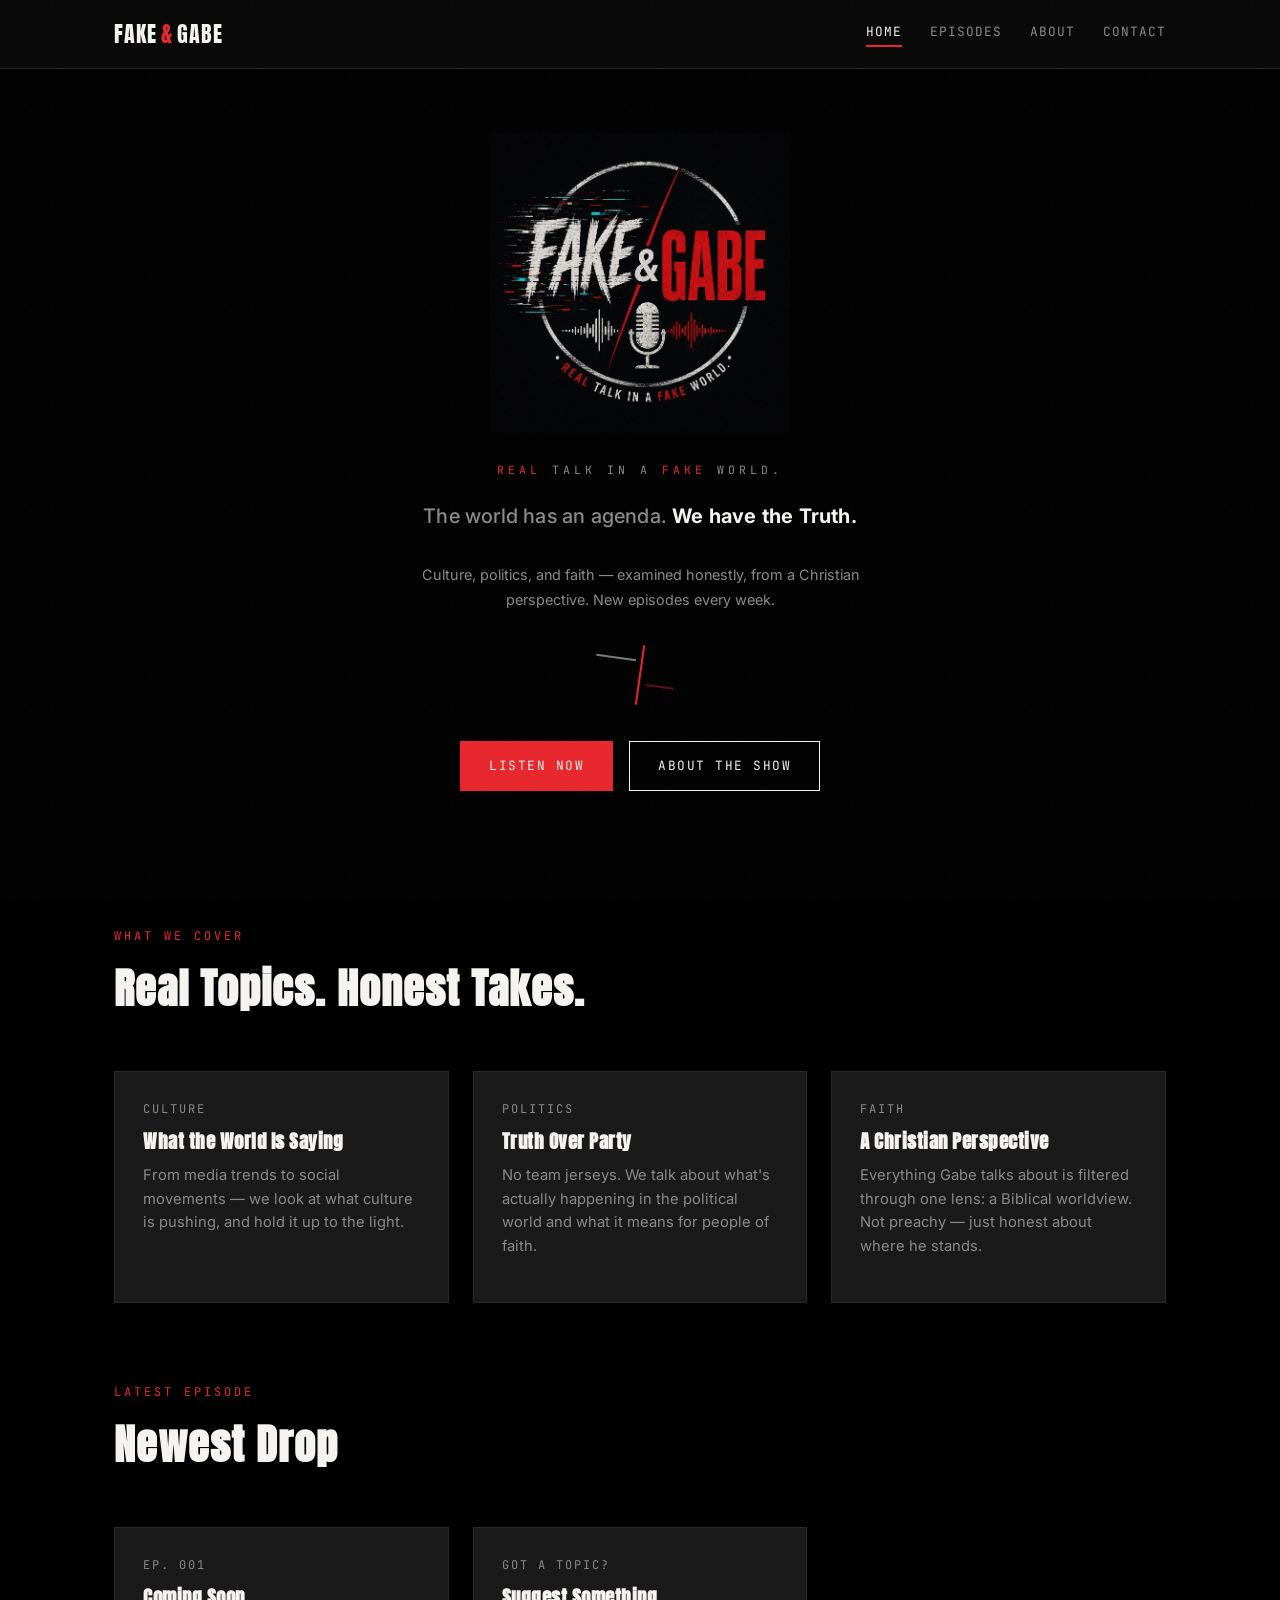
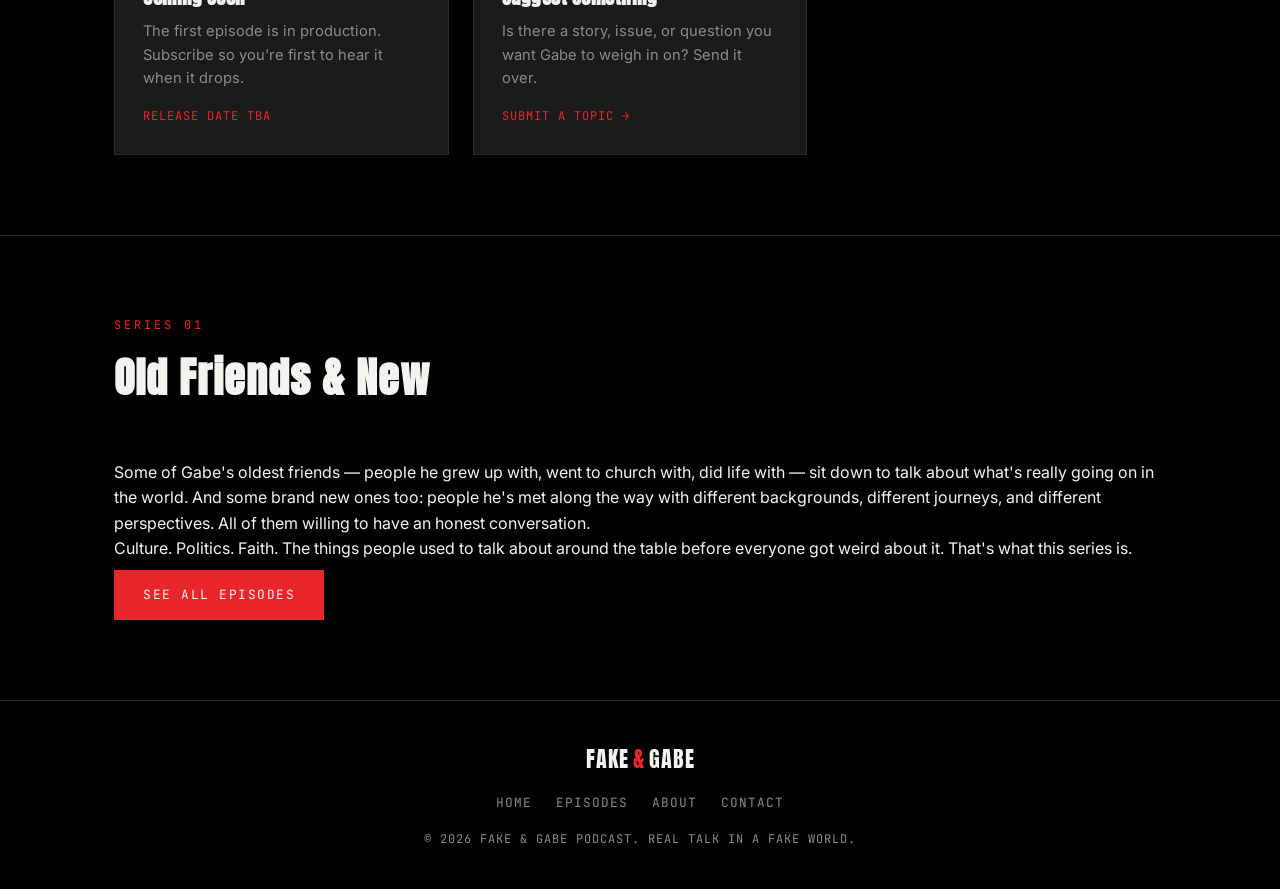
<file: index.html>
<!DOCTYPE html>
<html lang="en">
<head>
<meta charset="UTF-8">
<meta name="viewport" content="width=device-width, initial-scale=1.0">
<title>Fake & Gabe — Real Talk in a Fake World</title>
<link rel="stylesheet" href="styles.css">
</head>
<body>
<div class="static-overlay"></div>

<nav class="nav">
  <div class="nav-inner">
    <div class="nav-logo"><span>FAKE</span><span class="amp">&</span><span>GABE</span></div>
    <div class="nav-links">
      <a href="index.html" class="active">Home</a>
      <a href="episodes.html">Episodes</a>
      <a href="about.html">About</a>
      <a href="contact.html">Contact</a>
    </div>
  </div>
</nav>

<section class="hero">
  <div class="wrap">
    <img src="logo.png" alt="Fake & Gabe logo" class="hero-logo">
    <div class="hero-tag"><span class="fake">Real</span> talk in a <span class="fake">fake</span> world.</div>
    <h1>The world has an agenda. <strong>We have the Truth.</strong></h1>
    <p class="sub">Culture, politics, and faith — examined honestly, from a Christian perspective. New episodes every week.</p>
    <div class="glitch-line"></div>
    <div class="btn-row">
      <a href="episodes.html" class="btn primary">Listen Now</a>
      <a href="about.html" class="btn">About the Show</a>
    </div>
  </div>
</section>

<section>
  <div class="wrap">
    <div class="section-head">
      <div class="eyebrow">What We Cover</div>
      <h2>Real Topics. Honest Takes.</h2>
    </div>
    <div class="grid">
      <div class="card">
        <div class="ep-num">CULTURE</div>
        <h3>What the World Is Saying</h3>
        <p>From media trends to social movements — we look at what culture is pushing, and hold it up to the light.</p>
      </div>
      <div class="card">
        <div class="ep-num">POLITICS</div>
        <h3>Truth Over Party</h3>
        <p>No team jerseys. We talk about what's actually happening in the political world and what it means for people of faith.</p>
      </div>
      <div class="card">
        <div class="ep-num">FAITH</div>
        <h3>A Christian Perspective</h3>
        <p>Everything Gabe talks about is filtered through one lens: a Biblical worldview. Not preachy — just honest about where he stands.</p>
      </div>
    </div>
  </div>
</section>

<section style="padding-top:0;">
  <div class="wrap">
    <div class="section-head">
      <div class="eyebrow">Latest Episode</div>
      <h2>Newest Drop</h2>
    </div>
    <div class="grid">
      <div class="card">
        <div class="ep-num">EP. 001</div>
        <h3>Coming Soon</h3>
        <p>The first episode is in production. Subscribe so you're first to hear it when it drops.</p>
        <div class="meta">RELEASE DATE TBA</div>
      </div>
      <div class="card">
        <div class="ep-num">GOT A TOPIC?</div>
        <h3>Suggest Something</h3>
        <p>Is there a story, issue, or question you want Gabe to weigh in on? Send it over.</p>
        <div class="meta"><a href="contact.html" style="color: var(--red);">SUBMIT A TOPIC →</a></div>
      </div>
    </div>
  </div>
</section>

<section style="border-top: 1px solid var(--border);">
  <div class="wrap">
    <div class="section-head">
      <div class="eyebrow">Series 01</div>
      <h2>Old Friends & New</h2>
    </div>
    <div class="series-block">
      <p class="series-desc">Some of Gabe's oldest friends — people he grew up with, went to church with, did life with — sit down to talk about what's really going on in the world. And some brand new ones too: people he's met along the way with different backgrounds, different journeys, and different perspectives. All of them willing to have an honest conversation.</p>
      <p class="series-desc">Culture. Politics. Faith. The things people used to talk about around the table before everyone got weird about it. That's what this series is.</p>
      <a href="episodes.html" class="btn primary" style="margin-top:8px;">See All Episodes</a>
    </div>
  </div>
</section>

<footer>
  <div class="wrap">
    <div class="nav-logo"><span>FAKE</span><span class="amp">&</span><span>GABE</span></div>
    <div class="foot-links">
      <a href="index.html">Home</a>
      <a href="episodes.html">Episodes</a>
      <a href="about.html">About</a>
      <a href="contact.html">Contact</a>
    </div>
    <p>&copy; 2026 FAKE & GABE PODCAST. REAL TALK IN A FAKE WORLD.</p>
  </div>
</footer>

</body>
</html>
</file>
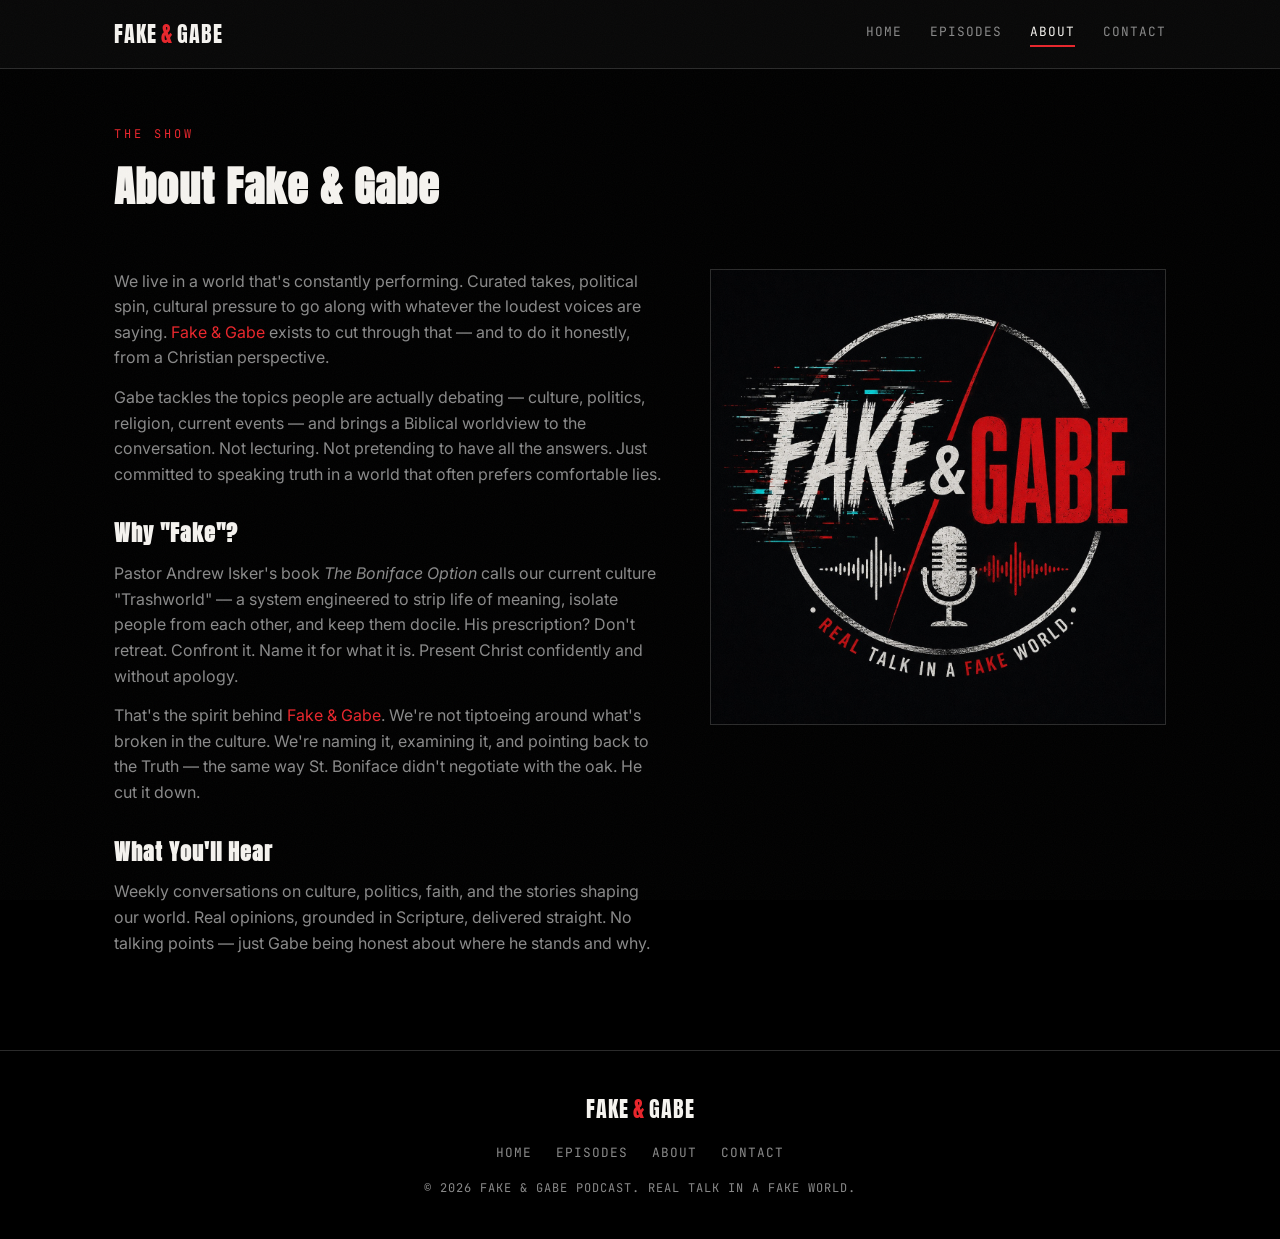
<file: about.html>
<!DOCTYPE html>
<html lang="en">
<head>
<meta charset="UTF-8">
<meta name="viewport" content="width=device-width, initial-scale=1.0">
<title>About — Fake & Gabe</title>
<link rel="stylesheet" href="styles.css">
</head>
<body>
<div class="static-overlay"></div>

<nav class="nav">
  <div class="nav-inner">
    <div class="nav-logo"><span>FAKE</span><span class="amp">&</span><span>GABE</span></div>
    <div class="nav-links">
      <a href="index.html">Home</a>
      <a href="episodes.html">Episodes</a>
      <a href="about.html" class="active">About</a>
      <a href="contact.html">Contact</a>
    </div>
  </div>
</nav>

<section style="padding-top:56px;">
  <div class="wrap">
    <div class="section-head">
      <div class="eyebrow">The Show</div>
      <h2>About Fake & Gabe</h2>
    </div>
    <div class="about-grid">
      <div>
        <p>We live in a world that's constantly performing. Curated takes, political spin, cultural pressure to go along with whatever the loudest voices are saying. <span class="fake-word">Fake & Gabe</span> exists to cut through that — and to do it honestly, from a Christian perspective.</p>

        <p>Gabe tackles the topics people are actually debating — culture, politics, religion, current events — and brings a Biblical worldview to the conversation. Not lecturing. Not pretending to have all the answers. Just committed to speaking truth in a world that often prefers comfortable lies.</p>

        <h3>Why "Fake"?</h3>
        <p>Pastor Andrew Isker's book <em>The Boniface Option</em> calls our current culture "Trashworld" — a system engineered to strip life of meaning, isolate people from each other, and keep them docile. His prescription? Don't retreat. Confront it. Name it for what it is. Present Christ confidently and without apology.</p>
        <p>That's the spirit behind <span class="fake-word">Fake & Gabe</span>. We're not tiptoeing around what's broken in the culture. We're naming it, examining it, and pointing back to the Truth — the same way St. Boniface didn't negotiate with the oak. He cut it down.</p>

        <h3>What You'll Hear</h3>
        <p>Weekly conversations on culture, politics, faith, and the stories shaping our world. Real opinions, grounded in Scripture, delivered straight. No talking points — just Gabe being honest about where he stands and why.</p>
      </div>
      <div>
        <img src="logo.png" alt="Fake & Gabe logo">
      </div>
    </div>
  </div>
</section>

<footer>
  <div class="wrap">
    <div class="nav-logo"><span>FAKE</span><span class="amp">&</span><span>GABE</span></div>
    <div class="foot-links">
      <a href="index.html">Home</a>
      <a href="episodes.html">Episodes</a>
      <a href="about.html">About</a>
      <a href="contact.html">Contact</a>
    </div>
    <p>&copy; 2026 FAKE & GABE PODCAST. REAL TALK IN A FAKE WORLD.</p>
  </div>
</footer>

</body>
</html>
</file>
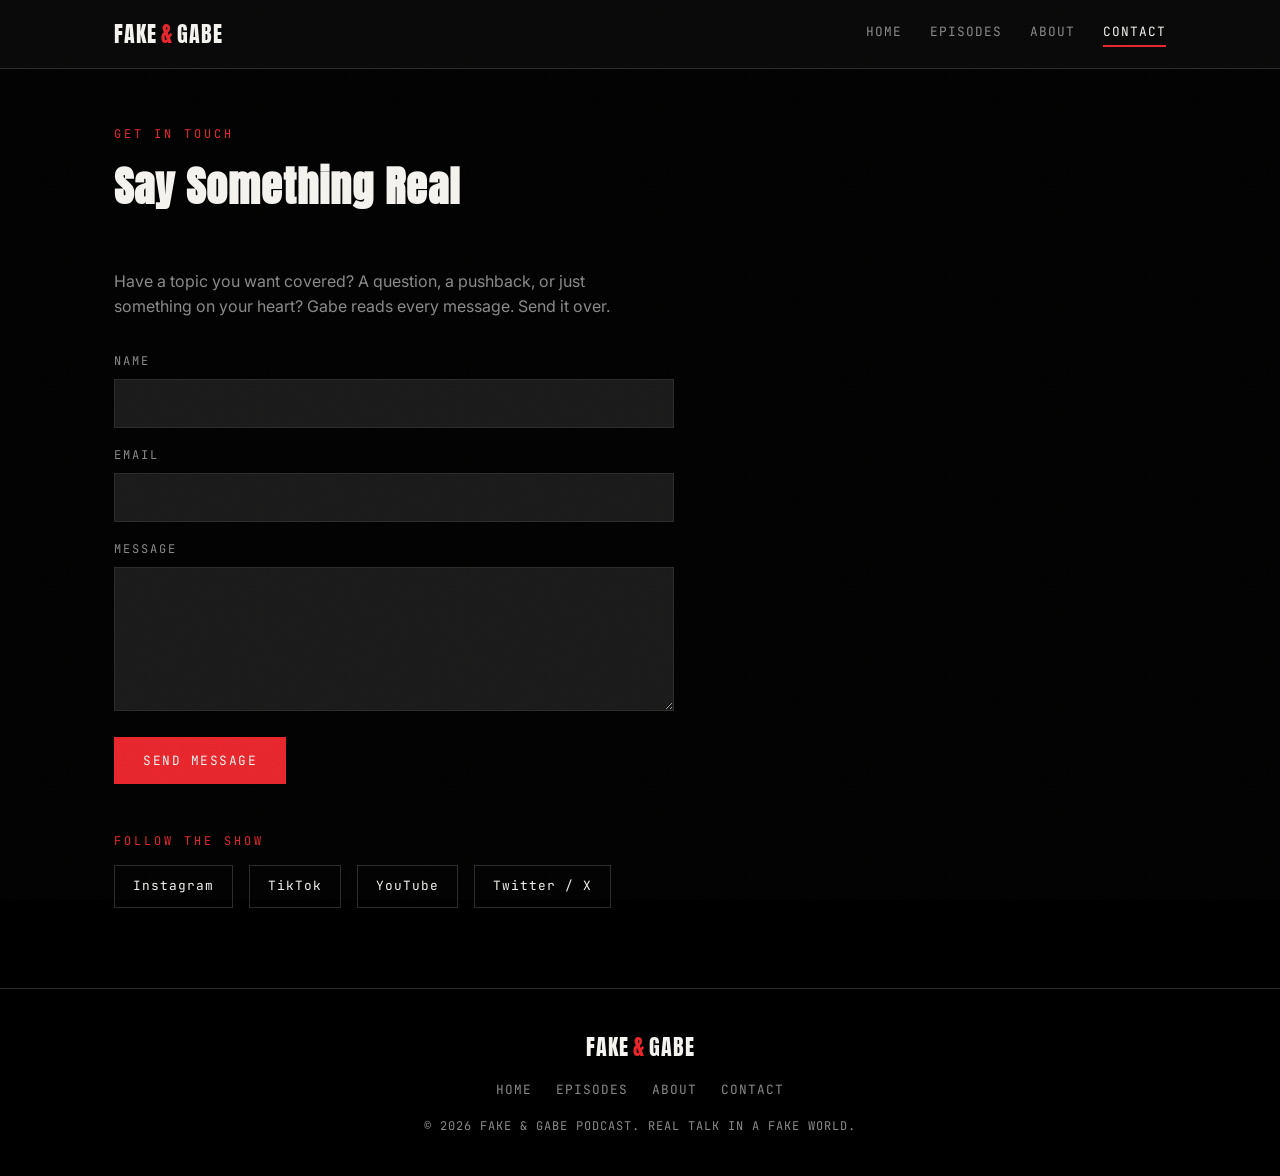
<file: contact.html>
<!DOCTYPE html>
<html lang="en">
<head>
<meta charset="UTF-8">
<meta name="viewport" content="width=device-width, initial-scale=1.0">
<title>Contact — Fake & Gabe</title>
<link rel="stylesheet" href="styles.css">
</head>
<body>
<div class="static-overlay"></div>

<nav class="nav">
  <div class="nav-inner">
    <div class="nav-logo"><span>FAKE</span><span class="amp">&</span><span>GABE</span></div>
    <div class="nav-links">
      <a href="index.html">Home</a>
      <a href="episodes.html">Episodes</a>
      <a href="about.html">About</a>
      <a href="contact.html" class="active">Contact</a>
    </div>
  </div>
</nav>

<section style="padding-top:56px;">
  <div class="wrap">
    <div class="section-head">
      <div class="eyebrow">Get In Touch</div>
      <h2>Say Something Real</h2>
    </div>
    <p style="color:var(--gray); margin-bottom:32px; max-width:520px;">Have a topic you want covered? A question, a pushback, or just something on your heart? Gabe reads every message. Send it over.</p>

    <form class="contact-form" action="#" method="POST">
      <div>
        <label for="name">Name</label>
        <input type="text" id="name" name="name" required>
      </div>
      <div>
        <label for="email">Email</label>
        <input type="email" id="email" name="email" required>
      </div>
      <div>
        <label for="message">Message</label>
        <textarea id="message" name="message" rows="6" required></textarea>
      </div>
      <button type="submit" class="btn primary" style="justify-self:start;">Send Message</button>
    </form>

    <div style="margin-top:48px;">
      <div class="eyebrow" style="margin-bottom:14px;">Follow the Show</div>
      <div class="social-row">
        <a href="#">Instagram</a>
        <a href="#">TikTok</a>
        <a href="#">YouTube</a>
        <a href="#">Twitter / X</a>
      </div>
    </div>
  </div>
</section>

<footer>
  <div class="wrap">
    <div class="nav-logo"><span>FAKE</span><span class="amp">&</span><span>GABE</span></div>
    <div class="foot-links">
      <a href="index.html">Home</a>
      <a href="episodes.html">Episodes</a>
      <a href="about.html">About</a>
      <a href="contact.html">Contact</a>
    </div>
    <p>&copy; 2026 FAKE & GABE PODCAST. REAL TALK IN A FAKE WORLD.</p>
  </div>
</footer>

</body>
</html>
</file>
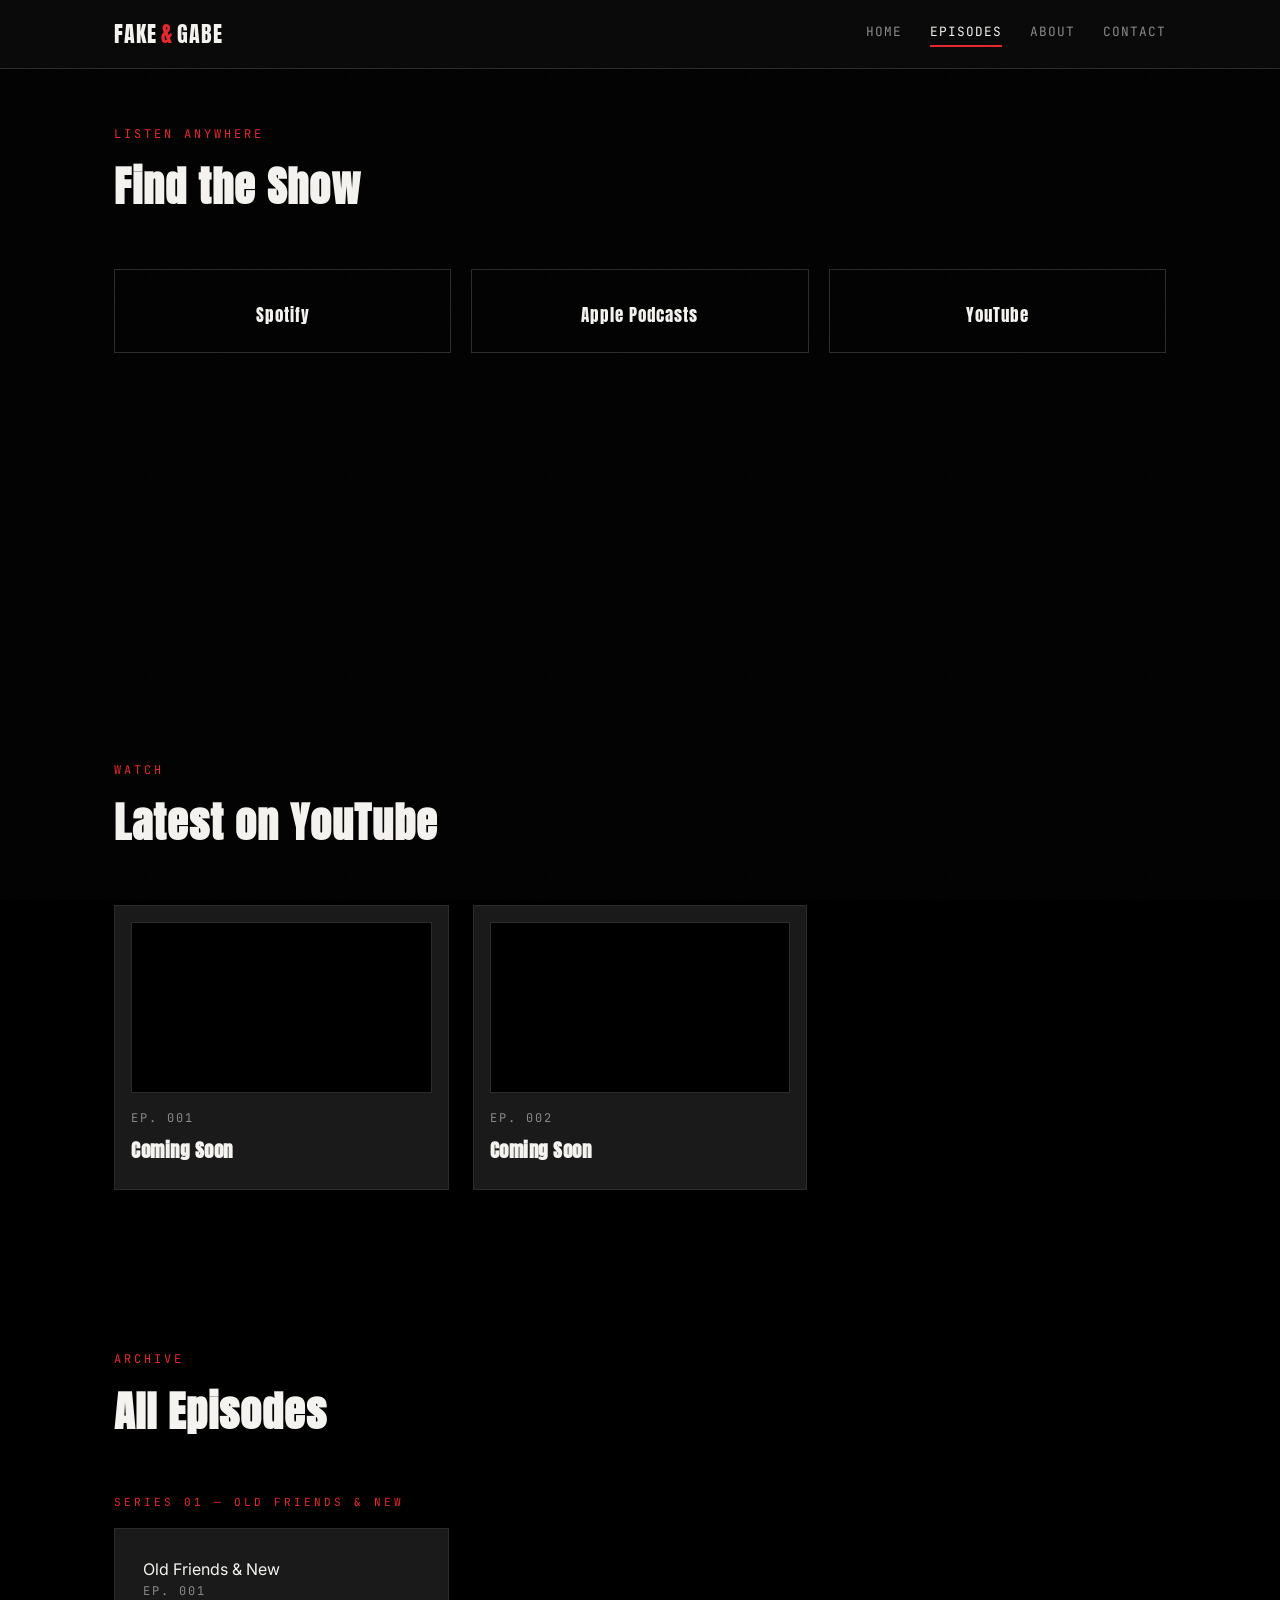
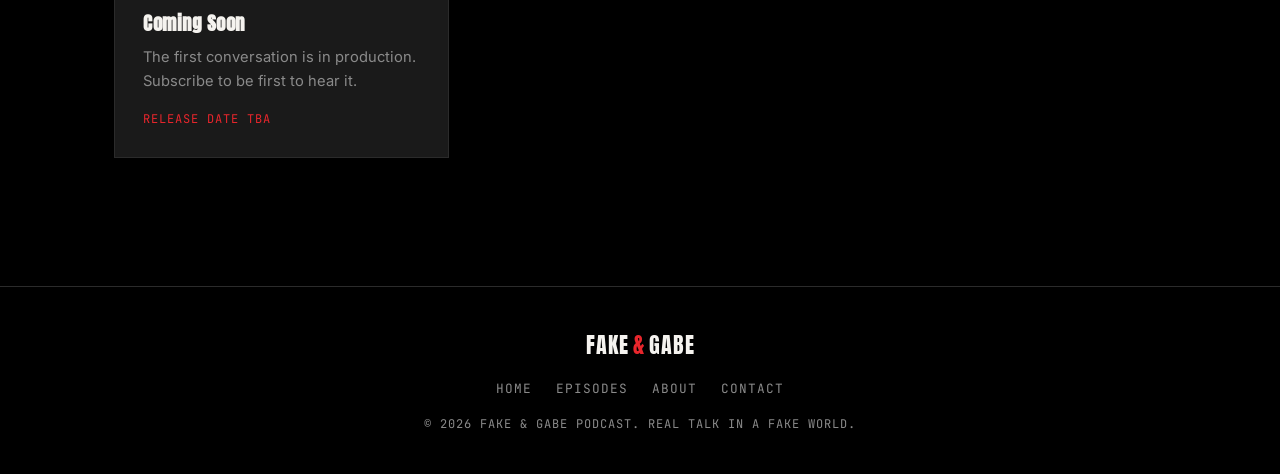
<file: episodes.html>
<!DOCTYPE html>
<html lang="en">
<head>
<meta charset="UTF-8">
<meta name="viewport" content="width=device-width, initial-scale=1.0">
<title>Episodes — Fake & Gabe</title>
<link rel="stylesheet" href="styles.css">
</head>
<body>
<div class="static-overlay"></div>

<nav class="nav">
  <div class="nav-inner">
    <div class="nav-logo"><span>FAKE</span><span class="amp">&</span><span>GABE</span></div>
    <div class="nav-links">
      <a href="index.html">Home</a>
      <a href="episodes.html" class="active">Episodes</a>
      <a href="about.html">About</a>
      <a href="contact.html">Contact</a>
    </div>
  </div>
</nav>

<section style="padding-top:56px;">
  <div class="wrap">
    <div class="section-head">
      <div class="eyebrow">Listen Anywhere</div>
      <h2>Find the Show</h2>
    </div>
    <div class="platform-grid">
      <a href="#" class="platform-card">
        <div class="pname">Spotify</div>
      </a>
      <a href="#" class="platform-card">
        <div class="pname">Apple Podcasts</div>
      </a>
      <a href="#" class="platform-card">
        <div class="pname">YouTube</div>
      </a>
    </div>

    <!-- Spotify show embed: replace SHOW_ID with your actual Spotify show ID once published -->
    <div class="embed-block">
      <iframe style="border-radius:0" src="https://open.spotify.com/embed/show/SHOW_ID?utm_source=generator&theme=0"
        height="232" frameborder="0" allowfullscreen="" allow="autoplay; clipboard-write; encrypted-media; fullscreen; picture-in-picture" loading="lazy"></iframe>
    </div>
  </div>
</section>

<section style="padding-top:0;">
  <div class="wrap">
    <div class="section-head">
      <div class="eyebrow">Watch</div>
      <h2>Latest on YouTube</h2>
    </div>
    <div class="grid">
      <div class="card" style="padding:16px;">
        <div class="video-frame">
          <!-- Replace VIDEO_ID with your YouTube video ID -->
          <iframe src="https://www.youtube.com/embed/VIDEO_ID" title="Fake & Gabe Episode" allowfullscreen></iframe>
        </div>
        <div class="ep-num">EP. 001</div>
        <h3>Coming Soon</h3>
      </div>
      <div class="card" style="padding:16px;">
        <div class="video-frame">
          <iframe src="https://www.youtube.com/embed/VIDEO_ID" title="Fake & Gabe Episode" allowfullscreen></iframe>
        </div>
        <div class="ep-num">EP. 002</div>
        <h3>Coming Soon</h3>
      </div>
    </div>
  </div>
</section>

<section>
  <div class="wrap">
    <div class="section-head">
      <div class="eyebrow">Archive</div>
      <h2>All Episodes</h2>
    </div>
    <div style="margin-bottom:48px;">
      <div class="eyebrow" style="margin-bottom:16px; font-size:0.7rem; letter-spacing:3px;">Series 01 — Old Friends & New</div>
      <div class="grid">
        <div class="card">
          <div class="series-tag">Old Friends & New</div>
          <div class="ep-num">EP. 001</div>
          <h3>Coming Soon</h3>
          <p>The first conversation is in production. Subscribe to be first to hear it.</p>
          <div class="meta">RELEASE DATE TBA</div>
        </div>
      </div>
    </div>
  </div>
</section>

<footer>
  <div class="wrap">
    <div class="nav-logo"><span>FAKE</span><span class="amp">&</span><span>GABE</span></div>
    <div class="foot-links">
      <a href="index.html">Home</a>
      <a href="episodes.html">Episodes</a>
      <a href="about.html">About</a>
      <a href="contact.html">Contact</a>
    </div>
    <p>&copy; 2026 FAKE & GABE PODCAST. REAL TALK IN A FAKE WORLD.</p>
  </div>
</footer>

</body>
</html>
</file>
<file: styles.css>
@import url('https://fonts.googleapis.com/css2?family=Anton&family=Inter:wght@400;500;600;700&family=JetBrains+Mono:wght@500&display=swap');

:root {
  --black: #000000;
  --white: #f5f3ef;
  --red: #e8262c;
  --gray: #8a8a8a;
  --dark-gray: #1a1a1a;
  --border: #2b2b2b;
}

* { margin: 0; padding: 0; box-sizing: border-box; }

html { scroll-behavior: smooth; }

body {
  background: var(--black);
  color: var(--white);
  font-family: 'Inter', sans-serif;
  line-height: 1.6;
  overflow-x: hidden;
}

a { color: inherit; text-decoration: none; }

.wrap {
  max-width: 1100px;
  margin: 0 auto;
  padding: 0 24px;
}

/* ---- Nav ---- */
.nav {
  position: sticky;
  top: 0;
  z-index: 100;
  background: rgba(10,10,10,0.85);
  backdrop-filter: blur(8px);
  border-bottom: 1px solid var(--border);
}
.nav-inner {
  max-width: 1100px;
  margin: 0 auto;
  padding: 16px 24px;
  display: flex;
  justify-content: space-between;
  align-items: center;
}
.nav-logo {
  font-family: 'Anton', sans-serif;
  font-size: 1.4rem;
  letter-spacing: 1px;
  display: flex;
  align-items: center;
  gap: 4px;
}
.nav-logo .amp { color: var(--red); }
.nav-links {
  display: flex;
  gap: 28px;
  font-family: 'JetBrains Mono', monospace;
  font-size: 0.8rem;
  letter-spacing: 1px;
  text-transform: uppercase;
}
.nav-links a {
  color: var(--gray);
  transition: color 0.2s;
  position: relative;
  padding-bottom: 4px;
}
.nav-links a:hover, .nav-links a.active { color: var(--white); }
.nav-links a.active::after {
  content: '';
  position: absolute;
  bottom: -1px; left: 0; right: 0;
  height: 2px;
  background: var(--red);
}
.nav-toggle { display: none; }

/* ---- Hero ---- */
.hero {
  position: relative;
  padding: 64px 24px 56px;
  text-align: center;
  overflow: hidden;
}
.hero-logo {
  max-width: 300px;
  width: 100%;
  margin: 0 auto 28px;
  display: block;
}
.hero-tag {
  font-family: 'JetBrains Mono', monospace;
  font-size: 0.72rem;
  letter-spacing: 4px;
  text-transform: uppercase;
  color: var(--gray);
  margin-bottom: 20px;
}
.hero-tag .fake { color: var(--red); }
.hero h1 {
  font-family: 'Inter', sans-serif;
  font-weight: 500;
  font-size: clamp(1rem, 2.2vw, 1.25rem);
  letter-spacing: 0.2px;
  line-height: 1.75;
  margin: 0 auto 28px;
  max-width: 520px;
  color: var(--gray);
}
.hero h1 strong {
  color: var(--white);
  font-weight: 700;
}
.hero p.sub {
  color: var(--gray);
  max-width: 460px;
  margin: 0 auto 32px;
  font-size: 0.9rem;
  line-height: 1.75;
}

/* glitch divider */
.glitch-line {
  position: relative;
  width: 2px;
  height: 60px;
  background: var(--red);
  margin: 0 auto 36px;
  transform: rotate(8deg);
}
.glitch-line::before, .glitch-line::after {
  content: '';
  position: absolute;
  background: var(--white);
  opacity: 0.5;
}
.glitch-line::before {
  width: 40px; height: 2px;
  top: 15px; left: -45px;
}
.glitch-line::after {
  width: 28px; height: 2px;
  top: 38px; right: -34px;
  background: var(--red);
  opacity: 0.4;
}

/* ---- Buttons ---- */
.btn-row {
  display: flex;
  gap: 16px;
  justify-content: center;
  flex-wrap: wrap;
}
.btn {
  font-family: 'JetBrains Mono', monospace;
  font-size: 0.8rem;
  letter-spacing: 1.5px;
  text-transform: uppercase;
  padding: 14px 28px;
  border: 1px solid var(--white);
  transition: all 0.2s;
  display: inline-flex;
  align-items: center;
  gap: 8px;
  cursor: pointer;
  background: none;
  color: var(--white);
}
.btn:hover {
  background: var(--white);
  color: var(--black);
}
.btn.primary {
  background: var(--red);
  border-color: var(--red);
  color: var(--white);
}
.btn.primary:hover {
  background: transparent;
  color: var(--red);
}

/* ---- Sections ---- */
section { padding: 80px 0; }
.section-head {
  margin-bottom: 48px;
}
.eyebrow {
  font-family: 'JetBrains Mono', monospace;
  font-size: 0.75rem;
  letter-spacing: 3px;
  text-transform: uppercase;
  color: var(--red);
  margin-bottom: 10px;
}
.section-head h2 {
  font-family: 'Anton', sans-serif;
  font-size: clamp(1.8rem, 4vw, 2.6rem);
  letter-spacing: 1px;
}

/* ---- Cards ---- */
.grid {
  display: grid;
  grid-template-columns: repeat(auto-fill, minmax(280px, 1fr));
  gap: 24px;
}
.card {
  border: 1px solid var(--border);
  padding: 28px;
  position: relative;
  background: var(--dark-gray);
  transition: border-color 0.25s, transform 0.25s;
  overflow: hidden;
}
.card::before {
  content: '';
  position: absolute;
  top: 0; left: 0; right: 0;
  height: 2px;
  background: var(--red);
  transform: scaleX(0);
  transform-origin: left;
  transition: transform 0.3s;
}
.card:hover {
  border-color: var(--red);
  transform: translateY(-3px);
}
.card:hover::before { transform: scaleX(1); }

.card .ep-num {
  font-family: 'JetBrains Mono', monospace;
  font-size: 0.75rem;
  color: var(--gray);
  letter-spacing: 2px;
  margin-bottom: 10px;
}
.card h3 {
  font-family: 'Anton', sans-serif;
  font-size: 1.2rem;
  letter-spacing: 0.5px;
  margin-bottom: 10px;
  line-height: 1.3;
}
.card p {
  color: var(--gray);
  font-size: 0.92rem;
  margin-bottom: 16px;
}
.card .meta {
  font-family: 'JetBrains Mono', monospace;
  font-size: 0.75rem;
  color: var(--red);
  letter-spacing: 1px;
}

/* video embed */
.video-frame {
  position: relative;
  width: 100%;
  padding-top: 56.25%;
  background: #000;
  border: 1px solid var(--border);
  margin-bottom: 16px;
}
.video-frame iframe {
  position: absolute; top:0; left:0; width:100%; height:100%; border:0;
}

/* ---- Footer ---- */
footer {
  border-top: 1px solid var(--border);
  padding: 40px 0;
  text-align: center;
}
footer .nav-logo { justify-content: center; margin-bottom: 12px; }
footer p {
  font-family: 'JetBrains Mono', monospace;
  font-size: 0.75rem;
  color: var(--gray);
  letter-spacing: 1px;
}
.foot-links {
  display: flex;
  justify-content: center;
  gap: 24px;
  margin: 16px 0;
  font-family: 'JetBrains Mono', monospace;
  font-size: 0.8rem;
  text-transform: uppercase;
  letter-spacing: 1px;
}
.foot-links a { color: var(--gray); transition: color 0.2s; }
.foot-links a:hover { color: var(--red); }

/* ---- Static/grain overlay ---- */
.static-overlay {
  position: fixed;
  inset: 0;
  pointer-events: none;
  z-index: 9999;
  opacity: 0.03;
  background-image: url("data:image/svg+xml,%3Csvg xmlns='http://www.w3.org/2000/svg' width='100' height='100'%3E%3Cfilter id='n'%3E%3CfeTurbulence type='fractalNoise' baseFrequency='0.9' numOctaves='3'/%3E%3C/filter%3E%3Crect width='100%25' height='100%25' filter='url(%23n)'/%3E%3C/svg%3E");
}

/* ---- About / contact ---- */
.about-grid {
  display: grid;
  grid-template-columns: 1.2fr 1fr;
  gap: 48px;
  align-items: start;
}
.about-grid img {
  width: 100%;
  border: 1px solid var(--border);
}
.about-grid h3 {
  font-family: 'Anton', sans-serif;
  font-size: 1.4rem;
  margin: 28px 0 10px;
  letter-spacing: 1px;
}
.about-grid p { color: var(--gray); margin-bottom: 14px; }
.about-grid .fake-word { color: var(--red); }

.contact-form {
  display: grid;
  gap: 18px;
  max-width: 560px;
}
.contact-form label {
  font-family: 'JetBrains Mono', monospace;
  font-size: 0.75rem;
  letter-spacing: 2px;
  text-transform: uppercase;
  color: var(--gray);
  margin-bottom: 8px;
  display: block;
}
.contact-form input, .contact-form textarea {
  width: 100%;
  background: var(--dark-gray);
  border: 1px solid var(--border);
  color: var(--white);
  padding: 14px;
  font-family: 'Inter', sans-serif;
  font-size: 0.95rem;
  transition: border-color 0.2s;
}
.contact-form input:focus, .contact-form textarea:focus {
  outline: none;
  border-color: var(--red);
}
.social-row {
  display: flex;
  gap: 16px;
  margin-top: 12px;
}
.social-row a {
  font-family: 'JetBrains Mono', monospace;
  font-size: 0.8rem;
  letter-spacing: 1px;
  border: 1px solid var(--border);
  padding: 10px 18px;
  transition: all 0.2s;
}
.social-row a:hover { border-color: var(--red); color: var(--red); }

/* ---- Listen page platforms ---- */
.platform-grid {
  display: grid;
  grid-template-columns: repeat(auto-fit, minmax(220px, 1fr));
  gap: 20px;
  margin-bottom: 56px;
}
.platform-card {
  border: 1px solid var(--border);
  padding: 24px;
  text-align: center;
  transition: border-color 0.2s, transform 0.2s;
}
.platform-card:hover { border-color: var(--red); transform: translateY(-3px); }
.platform-card .pname {
  font-family: 'Anton', sans-serif;
  font-size: 1.05rem;
  letter-spacing: 1px;
  margin-top: 8px;
}

.embed-block {
  margin-bottom: 32px;
}
.embed-block iframe { width: 100%; border: 0; border-radius: 0; }

@media (max-width: 760px) {
  .nav-links { display: none; }
  .about-grid { grid-template-columns: 1fr; }
  section { padding: 56px 0; }
}
</file>
